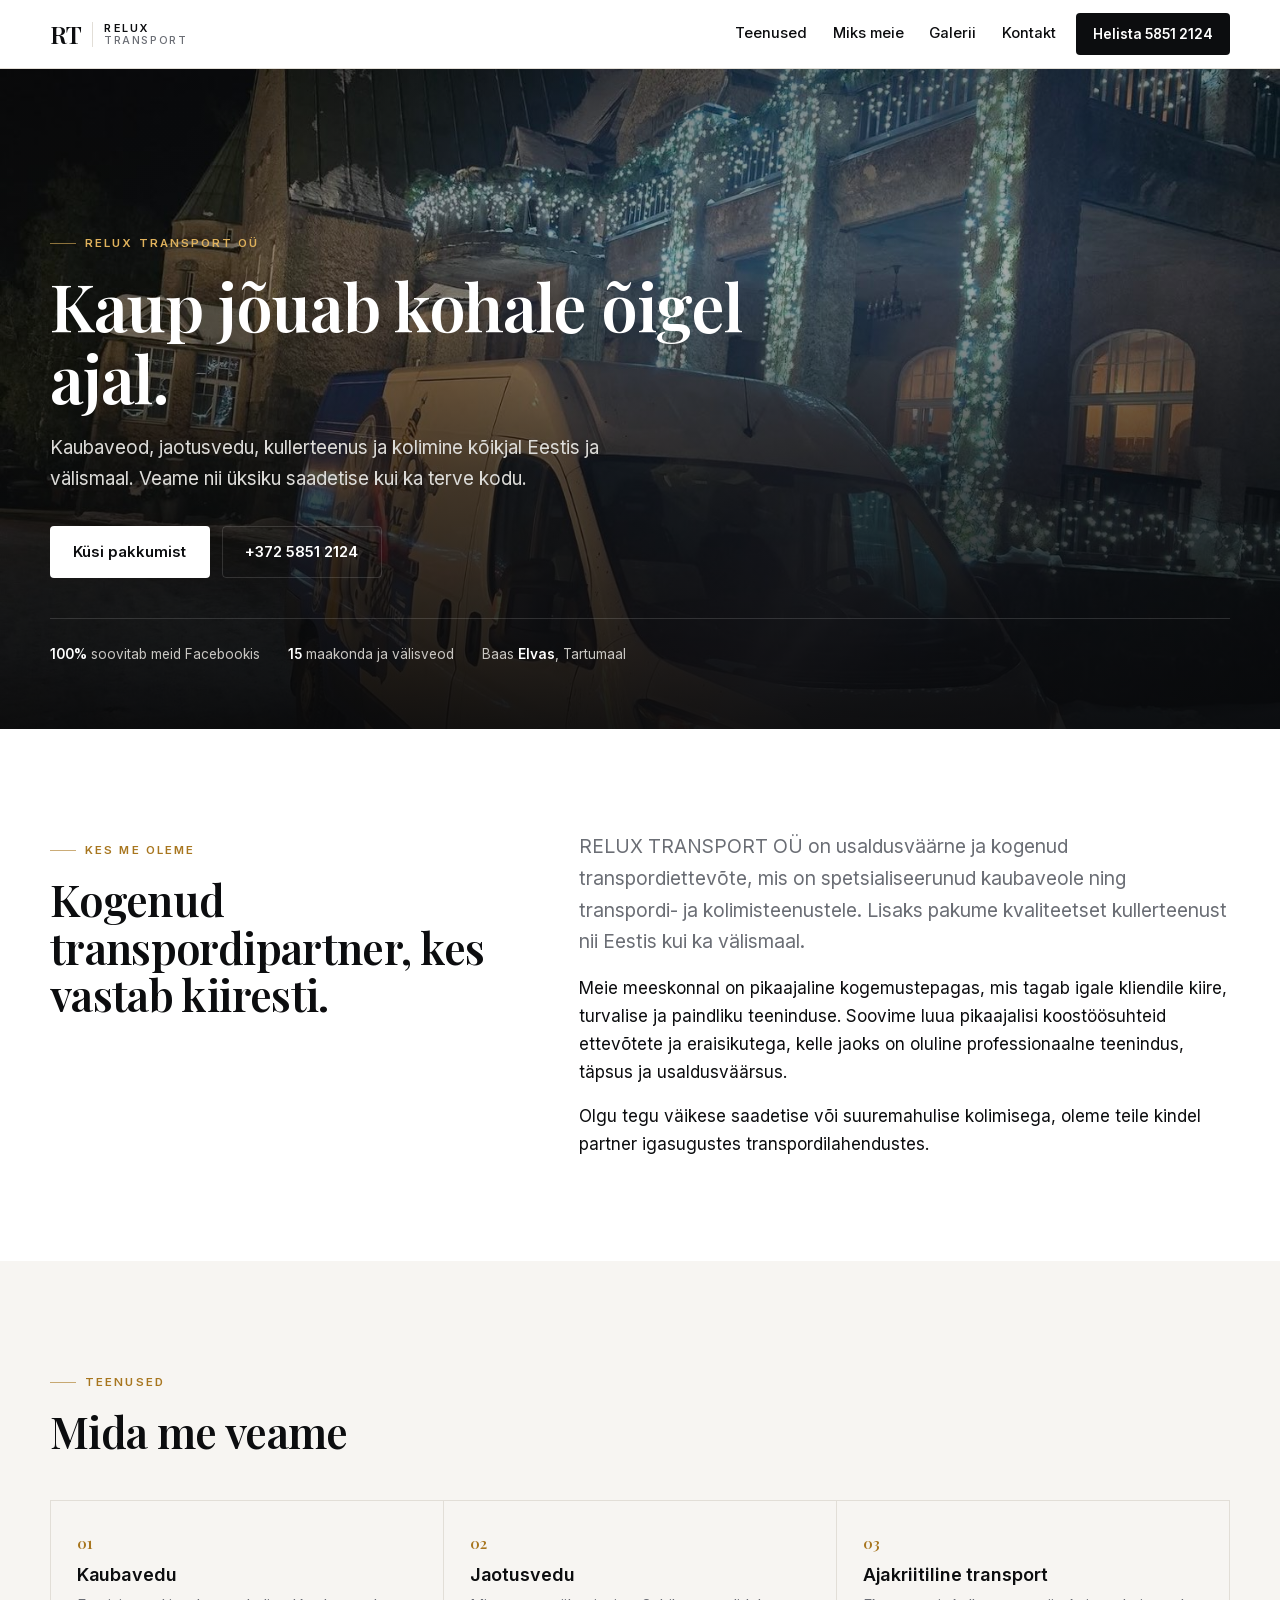
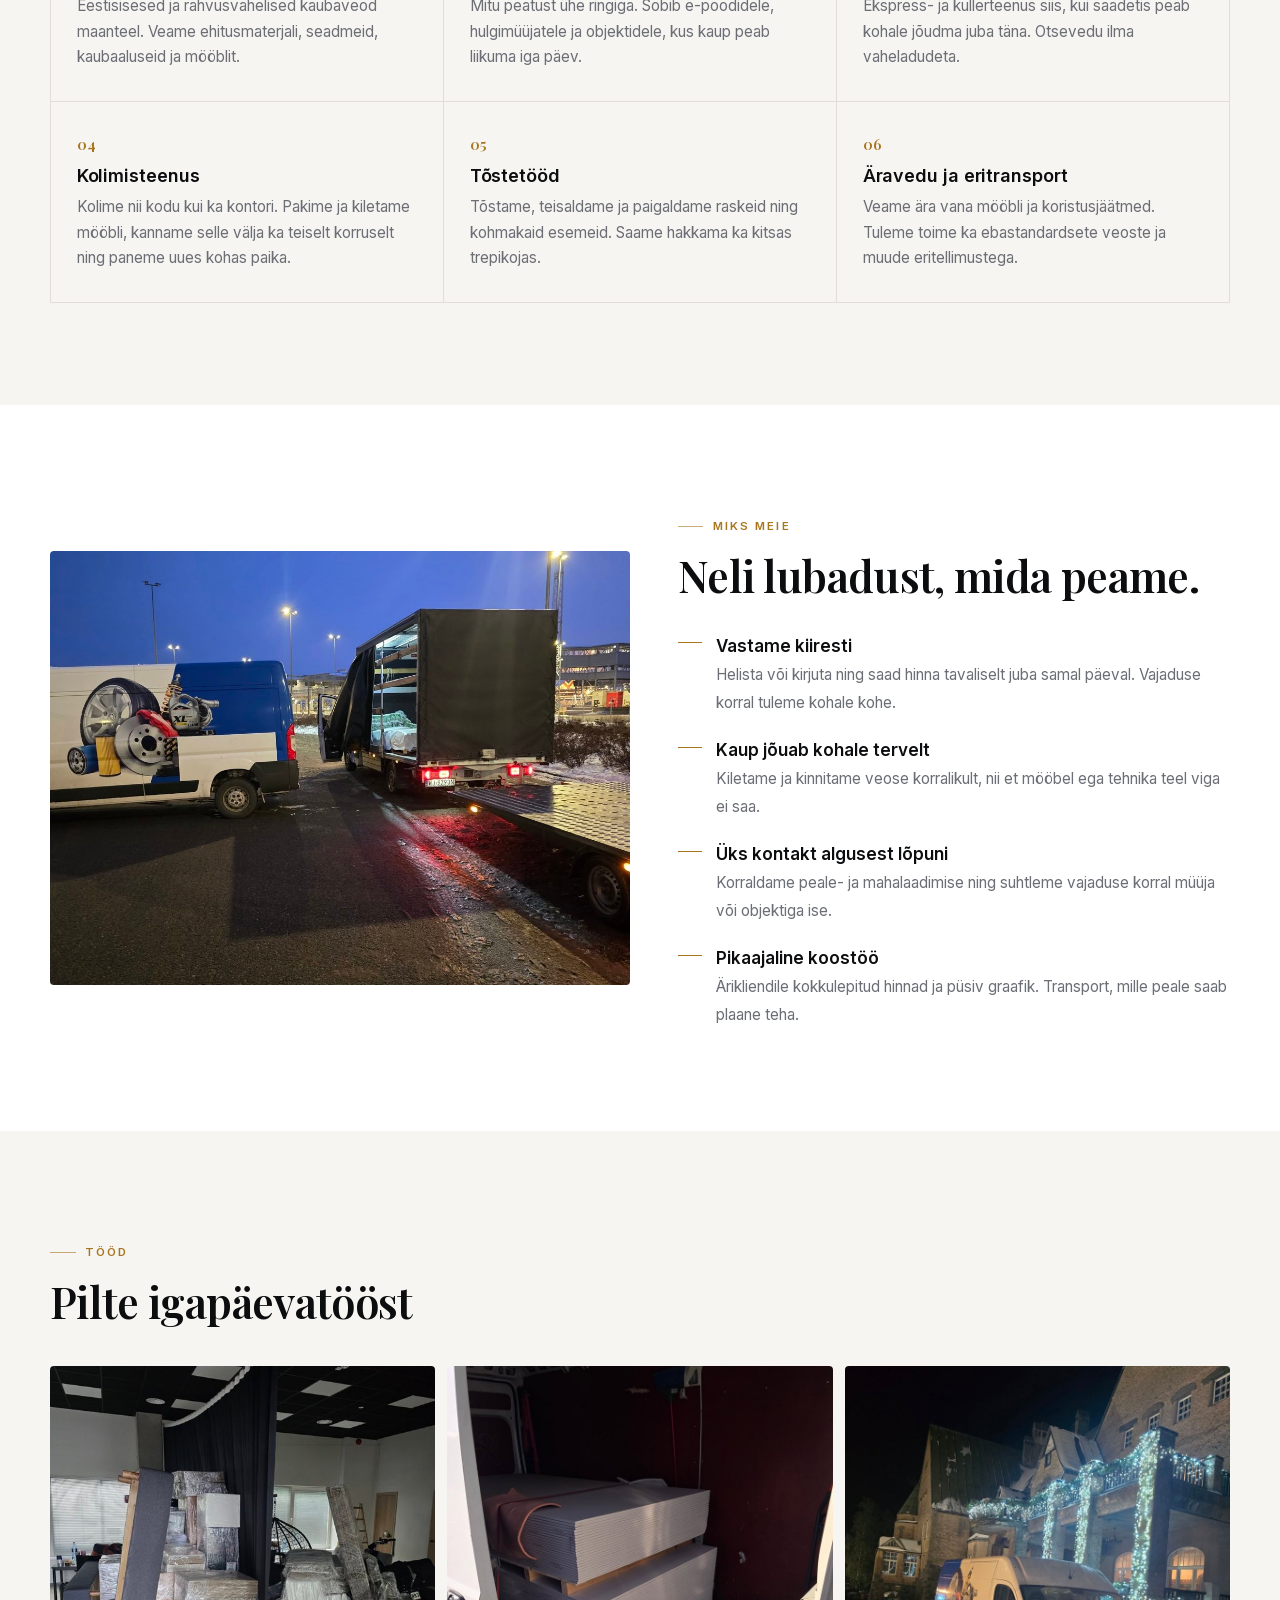
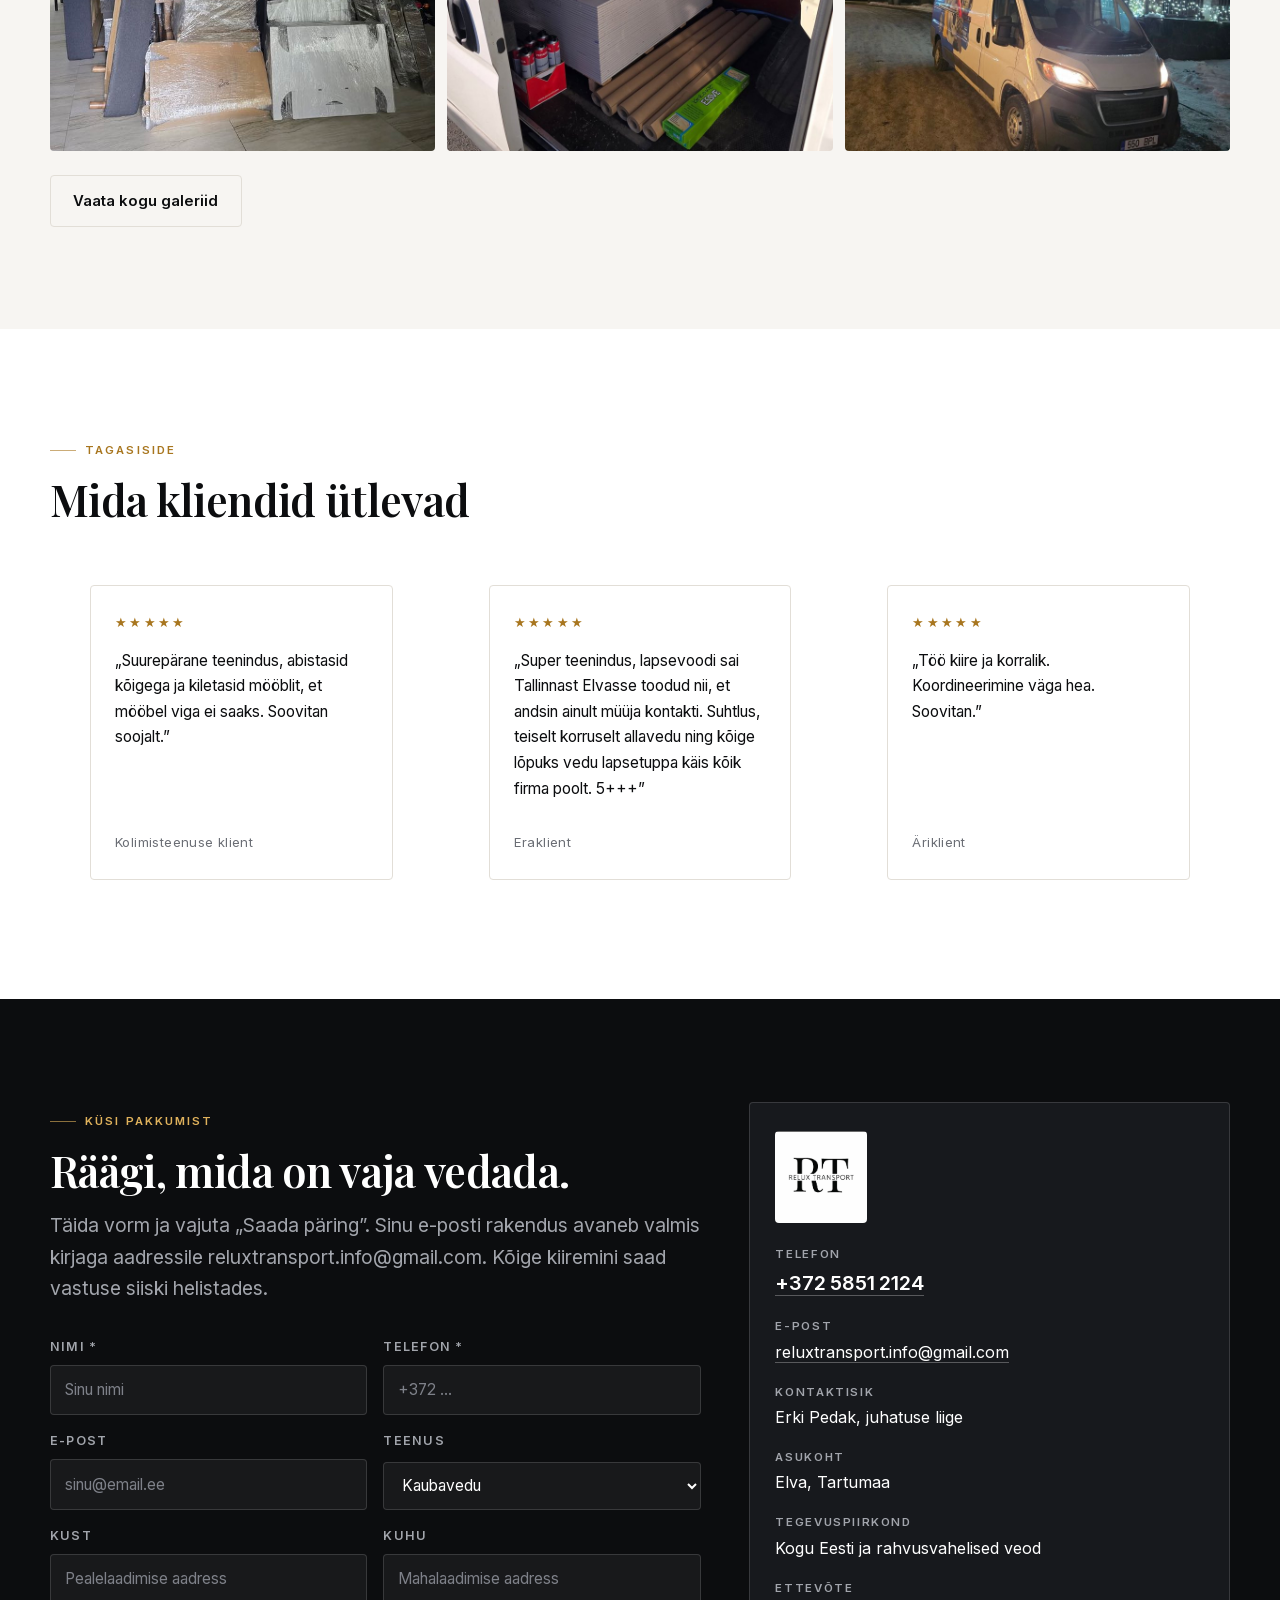
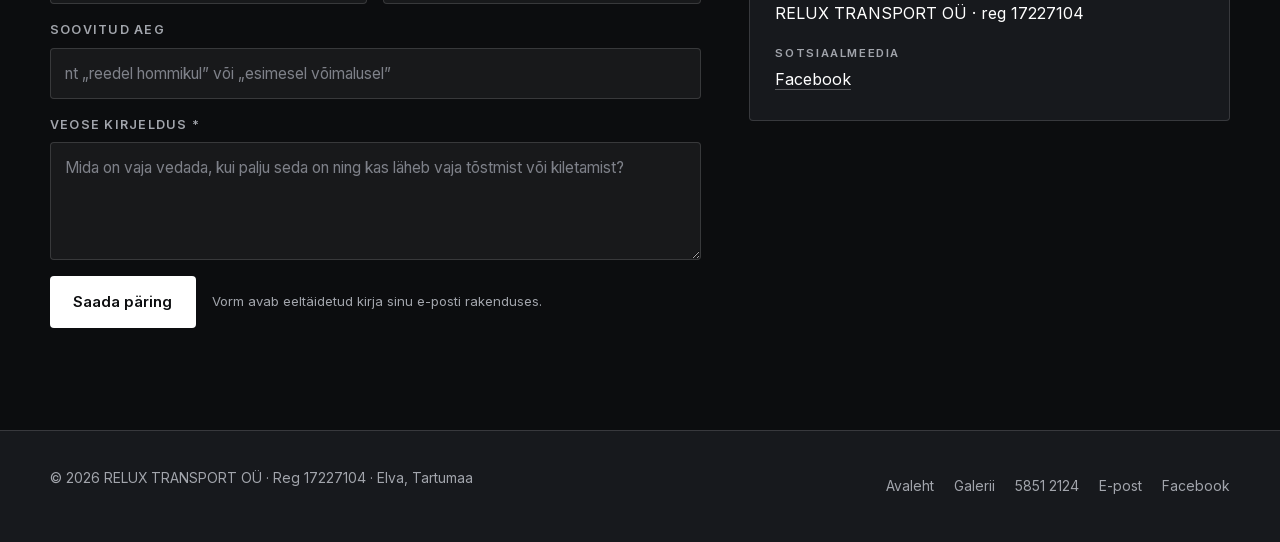
<file: index.html>
<!doctype html>
<html lang="et">
<head>
<meta charset="utf-8">
<meta name="viewport" content="width=device-width, initial-scale=1">
<title>Relux Transport OÜ | Kaubavedu, kolimine ja kullerteenus üle Eesti</title>
<meta name="description" content="RELUX TRANSPORT OÜ pakub kaubavedu, jaotusvedu, kullerteenust, kolimist ja tõstetöid kõikjal Eestis ja välismaal. Helista 5851 2124.">
<meta name="theme-color" content="#0c0d0f">
<link rel="canonical" href="./index.html">
<link rel="icon" href="favicon.svg" type="image/svg+xml">
<link rel="apple-touch-icon" href="img/logo.jpg">
<meta property="og:type" content="website">
<meta property="og:title" content="Relux Transport OÜ | Transport, kolimine ja kullerteenus">
<meta property="og:description" content="Kaubaveod, jaotusvedu, kullerteenus ja kolimine kõikjal Eestis ja välismaal.">
<meta property="og:image" content="img/hero.jpg">
<meta property="og:locale" content="et_EE">
<link rel="preload" href="assets/fonts/Inter-latin.woff2" as="font" type="font/woff2" crossorigin>
<link rel="stylesheet" href="assets/css/style.css">
</head>
<body>
<a class="skip" href="#main">Liigu sisu juurde</a>

<header class="site-header">
  <div class="wrap site-header__inner">
    <a class="brand" href="index.html" aria-label="Relux Transport, avaleht">
      <span class="brand__mark">RT</span>
      <span class="brand__word">Relux<span>Transport</span></span>
    </a>
    <nav class="nav" aria-label="Peamenüü">
      <a href="#teenused">Teenused</a>
      <a href="#miks">Miks meie</a>
      <a href="galerii.html">Galerii</a>
      <a href="#kontakt">Kontakt</a>
    </nav>
    <a class="btn btn--primary btn--sm btn--header" href="tel:+37258512124">Helista&nbsp;5851&nbsp;2124</a>
  </div>
</header>

<main id="main">

  <!-- HERO ---------------------------------------------------------- -->
  <section class="hero on-dark">
    <img class="hero__media" src="img/hero.jpg" alt="Relux Transpordi kaubik õhtusel objektil" width="1500" height="1500" fetchpriority="high">
    <div class="wrap">
      <p class="eyebrow">Relux Transport OÜ</p>
      <h1>Kaup jõuab kohale õigel ajal.</h1>
      <p class="hero__sub">Kaubaveod, jaotusvedu, kullerteenus ja kolimine kõikjal Eestis ja välismaal. Veame nii üksiku saadetise kui ka terve kodu.</p>
      <div class="hero__actions">
        <a class="btn btn--light" href="#kontakt">Küsi pakkumist</a>
        <a class="btn btn--ghost" href="tel:+37258512124">+372 5851 2124</a>
      </div>
      <p class="hero__facts">
        <span><b>100%</b> soovitab meid Facebookis</span>
        <span><b>15</b> maakonda ja välisveod</span>
        <span>Baas <b>Elvas</b>, Tartumaal</span>
      </p>
    </div>
  </section>

  <!-- INTRO --------------------------------------------------------- -->
  <section class="section">
    <div class="wrap intro">
      <div>
        <p class="eyebrow">Kes me oleme</p>
        <h2>Kogenud transpordipartner, kes vastab kiiresti.</h2>
      </div>
      <div class="intro__body">
        <p class="lede">RELUX TRANSPORT OÜ on usaldusväärne ja kogenud transpordiettevõte, mis on spetsialiseerunud kaubaveole ning transpordi- ja kolimisteenustele. Lisaks pakume kvaliteetset kullerteenust nii Eestis kui ka välismaal.</p>
        <p>Meie meeskonnal on pikaajaline kogemustepagas, mis tagab igale kliendile kiire, turvalise ja paindliku teeninduse. Soovime luua pikaajalisi koostöösuhteid ettevõtete ja eraisikutega, kelle jaoks on oluline professionaalne teenindus, täpsus ja usaldusväärsus.</p>
        <p>Olgu tegu väikese saadetise või suuremahulise kolimisega, oleme teile kindel partner igasugustes transpordilahendustes.</p>
      </div>
    </div>
  </section>

  <!-- TEENUSED ------------------------------------------------------- -->
  <section class="section section--paper" id="teenused">
    <div class="wrap">
      <p class="eyebrow">Teenused</p>
      <h2>Mida me veame</h2>
      <div class="services services--on-paper">
        <article class="svc">
          <span class="svc__num">01</span>
          <h3>Kaubavedu</h3>
          <p>Eestisisesed ja rahvusvahelised kaubaveod maanteel. Veame ehitusmaterjali, seadmeid, kaubaaluseid ja mööblit.</p>
        </article>
        <article class="svc">
          <span class="svc__num">02</span>
          <h3>Jaotusvedu</h3>
          <p>Mitu peatust ühe ringiga. Sobib e-poodidele, hulgimüüjatele ja objektidele, kus kaup peab liikuma iga päev.</p>
        </article>
        <article class="svc">
          <span class="svc__num">03</span>
          <h3>Ajakriitiline transport</h3>
          <p>Ekspress- ja kullerteenus siis, kui saadetis peab kohale jõudma juba täna. Otsevedu ilma vaheladudeta.</p>
        </article>
        <article class="svc">
          <span class="svc__num">04</span>
          <h3>Kolimisteenus</h3>
          <p>Kolime nii kodu kui ka kontori. Pakime ja kiletame mööbli, kanname selle välja ka teiselt korruselt ning paneme uues kohas paika.</p>
        </article>
        <article class="svc">
          <span class="svc__num">05</span>
          <h3>Tõstetööd</h3>
          <p>Tõstame, teisaldame ja paigaldame raskeid ning kohmakaid esemeid. Saame hakkama ka kitsas trepikojas.</p>
        </article>
        <article class="svc">
          <span class="svc__num">06</span>
          <h3>Äravedu ja eritransport</h3>
          <p>Veame ära vana mööbli ja koristusjäätmed. Tuleme toime ka ebastandardsete veoste ja muude eritellimustega.</p>
        </article>
      </div>
    </div>
  </section>

  <!-- MIKS MEIE ------------------------------------------------------ -->
  <section class="section" id="miks">
    <div class="wrap feature">
      <div class="feature__img">
        <img src="img/veok-laadimine.jpg" alt="Kauba ümberlaadimine veokilt Relux Transpordi kaubikusse" width="1100" height="1100" loading="lazy">
      </div>
      <div>
        <p class="eyebrow">Miks meie</p>
        <h2>Neli lubadust, mida peame.</h2>
        <ul class="points">
          <li><b>Vastame kiiresti</b><span>Helista või kirjuta ning saad hinna tavaliselt juba samal päeval. Vajaduse korral tuleme kohale kohe.</span></li>
          <li><b>Kaup jõuab kohale tervelt</b><span>Kiletame ja kinnitame veose korralikult, nii et mööbel ega tehnika teel viga ei saa.</span></li>
          <li><b>Üks kontakt algusest lõpuni</b><span>Korraldame peale- ja mahalaadimise ning suhtleme vajaduse korral müüja või objektiga ise.</span></li>
          <li><b>Pikaajaline koostöö</b><span>Ärikliendile kokkulepitud hinnad ja püsiv graafik. Transport, mille peale saab plaane teha.</span></li>
        </ul>
      </div>
    </div>
  </section>

  <!-- GALERII TEASER -------------------------------------------------- -->
  <section class="section section--paper">
    <div class="wrap">
      <p class="eyebrow">Tööd</p>
      <h2>Pilte igapäevatööst</h2>
      <div class="strip">
        <a href="galerii.html"><img src="img/kolimine-sm.jpg" alt="Kiletatud mööbel kolimise ettevalmistuses" width="615" height="820" loading="lazy"></a>
        <a href="galerii.html"><img src="img/ehitusmaterjal-sm.jpg" alt="Ehitusmaterjal kaubikus kinnitatuna" width="820" height="820" loading="lazy"></a>
        <a href="galerii.html"><img src="img/moisa-oo-sm.jpg" alt="Kaubik õhtusel objektil" width="820" height="820" loading="lazy"></a>
      </div>
      <p style="margin-top:1.5rem"><a class="btn btn--ghost" href="galerii.html">Vaata kogu galeriid</a></p>
    </div>
  </section>

  <!-- TAGASISIDE ------------------------------------------------------ -->
  <section class="section">
    <div class="wrap">
      <p class="eyebrow">Tagasiside</p>
      <h2>Mida kliendid ütlevad</h2>
      <div class="quotes">
        <blockquote class="quote">
          <div class="quote__stars" aria-label="5 tärni viiest">★★★★★</div>
          <p>„Suurepärane teenindus, abistasid kõigega ja kiletasid mööblit, et mööbel viga ei saaks. Soovitan soojalt.”</p>
          <footer>Kolimisteenuse klient</footer>
        </blockquote>
        <blockquote class="quote">
          <div class="quote__stars" aria-label="5 tärni viiest">★★★★★</div>
          <p>„Super teenindus, lapsevoodi sai Tallinnast Elvasse toodud nii, et andsin ainult müüja kontakti. Suhtlus, teiselt korruselt allavedu ning kõige lõpuks vedu lapsetuppa käis kõik firma poolt. 5+++”</p>
          <footer>Eraklient</footer>
        </blockquote>
        <blockquote class="quote">
          <div class="quote__stars" aria-label="5 tärni viiest">★★★★★</div>
          <p>„Töö kiire ja korralik. Koordineerimine väga hea. Soovitan.”</p>
          <footer>Äriklient</footer>
        </blockquote>
      </div>
    </div>
  </section>

  <!-- KONTAKT --------------------------------------------------------- -->
  <section class="section contact on-dark" id="kontakt">
    <div class="wrap contact__grid">
      <div>
        <p class="eyebrow">Küsi pakkumist</p>
        <h2>Räägi, mida on vaja vedada.</h2>
        <p class="lede" style="margin-top:1rem">Täida vorm ja vajuta „Saada päring”. Sinu e-posti rakendus avaneb valmis kirjaga aadressile reluxtransport.info@gmail.com. Kõige kiiremini saad vastuse siiski helistades.</p>

        <form class="form" id="paringForm" novalidate>
          <div class="form__row">
            <div class="field">
              <label for="f-nimi">Nimi *</label>
              <input id="f-nimi" name="nimi" type="text" autocomplete="name" required placeholder="Sinu nimi">
            </div>
            <div class="field">
              <label for="f-tel">Telefon *</label>
              <input id="f-tel" name="telefon" type="tel" autocomplete="tel" required placeholder="+372 …">
            </div>
          </div>
          <div class="form__row">
            <div class="field">
              <label for="f-email">E-post</label>
              <input id="f-email" name="email" type="email" autocomplete="email" placeholder="sinu@email.ee">
            </div>
            <div class="field">
              <label for="f-teenus">Teenus</label>
              <select id="f-teenus" name="teenus">
                <option>Kaubavedu</option>
                <option>Jaotusvedu</option>
                <option>Ajakriitiline transport või kuller</option>
                <option>Kolimisteenus</option>
                <option>Tõstetööd</option>
                <option>Äravedu või eritransport</option>
                <option>Muu</option>
              </select>
            </div>
          </div>
          <div class="form__row">
            <div class="field">
              <label for="f-kust">Kust</label>
              <input id="f-kust" name="kust" type="text" placeholder="Pealelaadimise aadress">
            </div>
            <div class="field">
              <label for="f-kuhu">Kuhu</label>
              <input id="f-kuhu" name="kuhu" type="text" placeholder="Mahalaadimise aadress">
            </div>
          </div>
          <div class="field">
            <label for="f-aeg">Soovitud aeg</label>
            <input id="f-aeg" name="aeg" type="text" placeholder="nt „reedel hommikul” või „esimesel võimalusel”">
          </div>
          <div class="field">
            <label for="f-sonum">Veose kirjeldus *</label>
            <textarea id="f-sonum" name="sonum" required placeholder="Mida on vaja vedada, kui palju seda on ning kas läheb vaja tõstmist või kiletamist?"></textarea>
          </div>

          <div class="form__actions">
            <button class="btn btn--light" type="submit">Saada päring</button>
            <p class="form__note">Vorm avab eeltäidetud kirja sinu e-posti rakenduses.</p>
          </div>

          <div class="form__status" id="formStatus" hidden role="status" aria-live="polite"></div>
        </form>
      </div>

      <aside class="contact__card">
        <img class="contact__logo" src="img/logo.jpg" alt="Relux Transpordi logo" width="510" height="512" loading="lazy">
        <dl class="dl">
          <div>
            <dt>Telefon</dt>
            <dd class="dl__big"><a href="tel:+37258512124">+372 5851 2124</a></dd>
          </div>
          <div>
            <dt>E-post</dt>
            <dd><a href="mailto:reluxtransport.info@gmail.com">reluxtransport.info@gmail.com</a></dd>
          </div>
          <div>
            <dt>Kontaktisik</dt>
            <dd>Erki Pedak, juhatuse liige</dd>
          </div>
          <div>
            <dt>Asukoht</dt>
            <dd>Elva, Tartumaa</dd>
          </div>
          <div>
            <dt>Tegevuspiirkond</dt>
            <dd>Kogu Eesti ja rahvusvahelised veod</dd>
          </div>
          <div>
            <dt>Ettevõte</dt>
            <dd>RELUX TRANSPORT OÜ · reg 17227104</dd>
          </div>
          <div>
            <dt>Sotsiaalmeedia</dt>
            <dd><a href="https://www.facebook.com/p/Relux-Transport-61576911067911/" target="_blank" rel="noopener">Facebook</a></dd>
          </div>
        </dl>
      </aside>
    </div>
  </section>
</main>

<footer class="site-footer">
  <div class="wrap site-footer__inner">
    <p>© <span id="aasta">2026</span> RELUX TRANSPORT OÜ · Reg 17227104 · Elva, Tartumaa</p>
    <nav aria-label="Jalus">
      <a href="index.html">Avaleht</a>
      <a href="galerii.html">Galerii</a>
      <a href="tel:+37258512124">5851 2124</a>
      <a href="mailto:reluxtransport.info@gmail.com">E-post</a>
      <a href="https://www.facebook.com/p/Relux-Transport-61576911067911/" target="_blank" rel="noopener">Facebook</a>
    </nav>
  </div>
</footer>

<script type="application/ld+json">
{
  "@context": "https://schema.org",
  "@type": "MovingCompany",
  "name": "RELUX TRANSPORT OÜ",
  "description": "Kaubaveod, jaotusvedu, ajakriitiline transport, kolimisteenused ja tõstetööd Eestis ning välismaal.",
  "telephone": "+372 5851 2124",
  "email": "reluxtransport.info@gmail.com",
  "image": "img/logo.jpg",
  "address": { "@type": "PostalAddress", "addressLocality": "Elva", "addressRegion": "Tartumaa", "addressCountry": "EE" },
  "areaServed": "Eesti",
  "sameAs": ["https://www.facebook.com/p/Relux-Transport-61576911067911/"],
  "identifier": "17227104"
}
</script>
<script src="assets/js/main.js" defer></script>
</body>
</html>
</file>
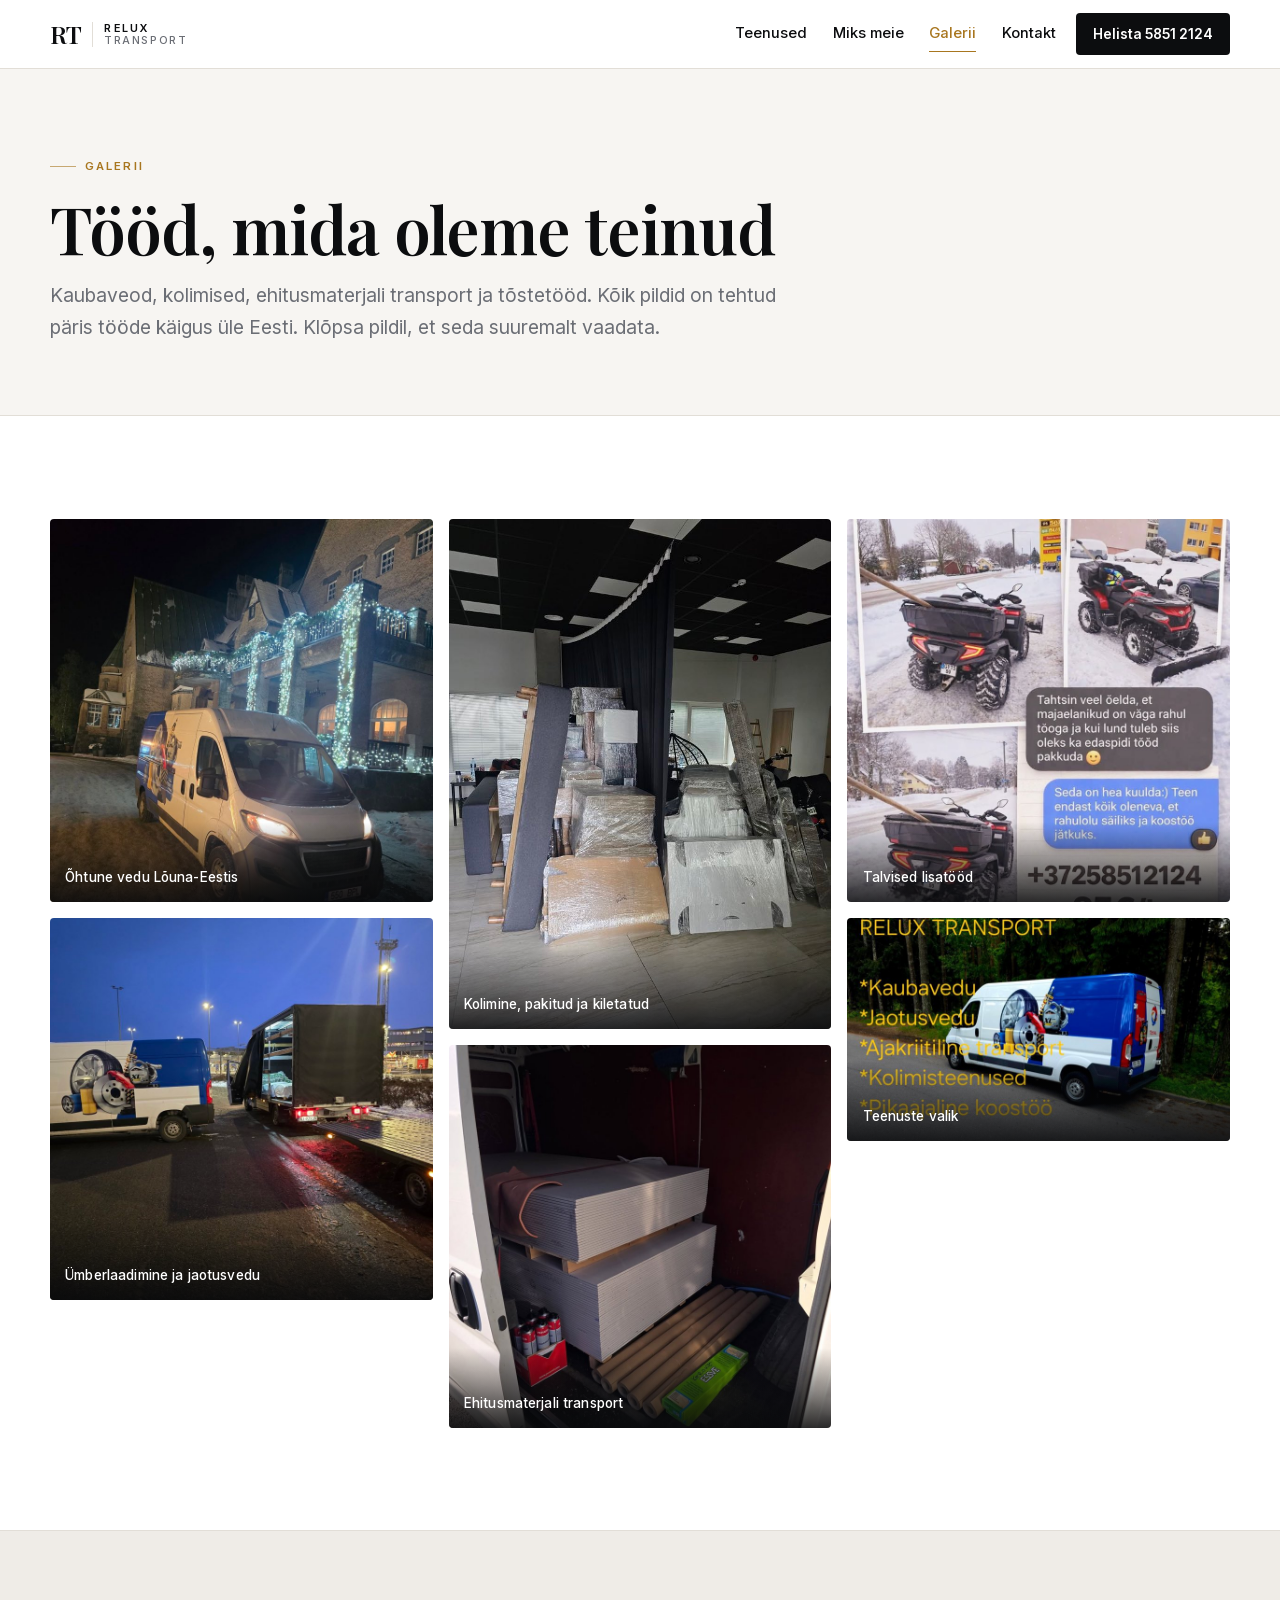
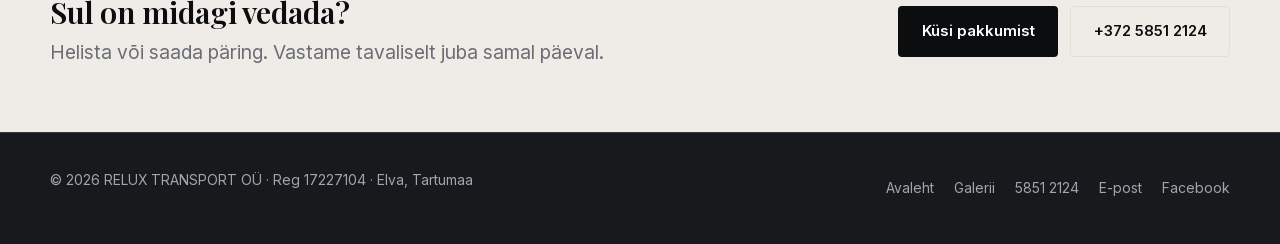
<file: galerii.html>
<!doctype html>
<html lang="et">
<head>
<meta charset="utf-8">
<meta name="viewport" content="width=device-width, initial-scale=1">
<title>Galerii | Relux Transport OÜ</title>
<meta name="description" content="Pilte Relux Transport OÜ igapäevatööst: kaubaveod, kolimised, ehitusmaterjali transport ja tõstetööd üle Eesti.">
<meta name="theme-color" content="#0c0d0f">
<link rel="canonical" href="./galerii.html">
<link rel="icon" href="favicon.svg" type="image/svg+xml">
<link rel="apple-touch-icon" href="img/logo.jpg">
<meta property="og:type" content="website">
<meta property="og:title" content="Galerii | Relux Transport OÜ">
<meta property="og:description" content="Pilte igapäevatööst: kaubaveod, kolimised, ehitusmaterjali transport ja tõstetööd.">
<meta property="og:image" content="img/veok-laadimine.jpg">
<meta property="og:locale" content="et_EE">
<link rel="preload" href="assets/fonts/Inter-latin.woff2" as="font" type="font/woff2" crossorigin>
<link rel="stylesheet" href="assets/css/style.css">
</head>
<body>
<a class="skip" href="#main">Liigu sisu juurde</a>

<header class="site-header">
  <div class="wrap site-header__inner">
    <a class="brand" href="index.html" aria-label="Relux Transport, avaleht">
      <span class="brand__mark">RT</span>
      <span class="brand__word">Relux<span>Transport</span></span>
    </a>
    <nav class="nav" aria-label="Peamenüü">
      <a href="index.html#teenused">Teenused</a>
      <a href="index.html#miks">Miks meie</a>
      <a href="galerii.html" aria-current="page">Galerii</a>
      <a href="index.html#kontakt">Kontakt</a>
    </nav>
    <a class="btn btn--primary btn--sm btn--header" href="tel:+37258512124">Helista&nbsp;5851&nbsp;2124</a>
  </div>
</header>

<main id="main">

  <section class="page-head">
    <div class="wrap">
      <p class="eyebrow">Galerii</p>
      <h1>Tööd, mida oleme teinud</h1>
      <p class="lede">Kaubaveod, kolimised, ehitusmaterjali transport ja tõstetööd. Kõik pildid on tehtud päris tööde käigus üle Eesti. Klõpsa pildil, et seda suuremalt vaadata.</p>
    </div>
  </section>

  <section class="section">
    <div class="wrap">
      <div class="gal" id="galerii">
        <button class="gal__item" type="button" data-full="img/moisa-oo.jpg" data-cap="Õhtune vedu. Toimetame kauba kohale ka pärast tööpäeva lõppu.">
          <img src="img/moisa-oo-sm.jpg" alt="Relux Transpordi kaubik õhtusel objektil valgustatud hoone ees" width="820" height="820" loading="lazy">
          <span class="gal__cap">Õhtune vedu Lõuna-Eestis</span>
        </button>

        <button class="gal__item" type="button" data-full="img/veok-laadimine.jpg" data-cap="Kauba ümberlaadimine veokilt kaubikusse, kust jaotusvedu läheb edasi.">
          <img src="img/veok-laadimine-sm.jpg" alt="Kauba ümberlaadimine veokilt kaubikusse" width="820" height="820" loading="lazy">
          <span class="gal__cap">Ümberlaadimine ja jaotusvedu</span>
        </button>

        <button class="gal__item" type="button" data-full="img/kolimine.jpg" data-cap="Kolimine: mööbel on pakitud ja kiletatud, et miski teel viga ei saaks.">
          <img src="img/kolimine-sm.jpg" alt="Kiletatud ja pakitud mööbel kolimise ettevalmistuses" width="615" height="820" loading="lazy">
          <span class="gal__cap">Kolimine, pakitud ja kiletatud</span>
        </button>

        <button class="gal__item" type="button" data-full="img/ehitusmaterjal.jpg" data-cap="Kipsplaadid, torud ja muu ehitusmaterjal kaubikus kinnitatuna.">
          <img src="img/ehitusmaterjal-sm.jpg" alt="Kipsplaadid ja ehitusmaterjal kaubikus kinnitatuna" width="820" height="820" loading="lazy">
          <span class="gal__cap">Ehitusmaterjali transport</span>
        </button>

        <button class="gal__item" type="button" data-full="img/lumetorje.jpg" data-cap="Talvised lisatööd: lumetõrje kinnistutel ja parklates.">
          <img src="img/lumetorje-sm.jpg" alt="Lumesahaga ATV lumetõrjet tegemas" width="820" height="820" loading="lazy">
          <span class="gal__cap">Talvised lisatööd</span>
        </button>

        <button class="gal__item" type="button" data-full="img/teenused.jpg" data-cap="Relux Transpordi teenused: kaubavedu, jaotusvedu, ajakriitiline transport, kolimisteenused ja pikaajaline koostöö.">
          <img src="img/teenused-sm.jpg" alt="Relux Transpordi teenuste loetelu kaubiku pildil" width="820" height="478" loading="lazy">
          <span class="gal__cap">Teenuste valik</span>
        </button>
      </div>
    </div>
  </section>

  <section class="section section--tight cta-band">
    <div class="wrap cta-band__inner">
      <div>
        <h2 style="font-size:clamp(1.4rem,2.6vw,1.9rem)">Sul on midagi vedada?</h2>
        <p class="lede" style="margin-top:.5rem">Helista või saada päring. Vastame tavaliselt juba samal päeval.</p>
      </div>
      <div class="hero__actions" style="margin-top:0">
        <a class="btn btn--primary" href="index.html#kontakt">Küsi pakkumist</a>
        <a class="btn btn--ghost" href="tel:+37258512124">+372 5851 2124</a>
      </div>
    </div>
  </section>
</main>

<footer class="site-footer">
  <div class="wrap site-footer__inner">
    <p>© <span id="aasta">2026</span> RELUX TRANSPORT OÜ · Reg 17227104 · Elva, Tartumaa</p>
    <nav aria-label="Jalus">
      <a href="index.html">Avaleht</a>
      <a href="galerii.html">Galerii</a>
      <a href="tel:+37258512124">5851 2124</a>
      <a href="mailto:reluxtransport.info@gmail.com">E-post</a>
      <a href="https://www.facebook.com/p/Relux-Transport-61576911067911/" target="_blank" rel="noopener">Facebook</a>
    </nav>
  </div>
</footer>

<div class="lb" id="lightbox" role="dialog" aria-modal="true" aria-label="Pildivaade">
  <button class="lb__btn" type="button" data-lb-close aria-label="Sulge">×</button>
  <button class="lb__nav lb__nav--prev" type="button" data-lb-prev aria-label="Eelmine pilt">‹</button>
  <button class="lb__nav lb__nav--next" type="button" data-lb-next aria-label="Järgmine pilt">›</button>
  <img id="lbImg" alt="">
  <p class="lb__cap" id="lbCap"></p>
</div>

<script src="assets/js/main.js" defer></script>
</body>
</html>
</file>
<file: assets/css/style.css>
@import url("fonts.css");

/* ---------------------------------------------------------------
   Relux Transport OÜ, stiilileht
   --------------------------------------------------------------- */

:root {
  --ink: #0c0d0f;
  --ink-2: #17191d;
  --ink-3: #24272d;
  --paper: #ffffff;
  --paper-2: #f7f5f2;
  --paper-3: #efece7;
  --line: #e2ded7;
  --line-dark: rgba(255, 255, 255, .14);
  --muted: #6b6e75;
  --muted-dark: #a2a5ac;
  --accent: #a8761f;
  --accent-hi: #e0b25c;

  --wrap: 1180px;
  --gap: clamp(1.5rem, 4vw, 3rem);
  --radius: 4px;

  --f-display: "Playfair Display", "Iowan Old Style", Georgia, serif;
  --f-body: "Inter", -apple-system, BlinkMacSystemFont, "Segoe UI", Roboto, Helvetica, Arial, sans-serif;
}

*, *::before, *::after { box-sizing: border-box; }

html { -webkit-text-size-adjust: 100%; scroll-behavior: smooth; }
@media (prefers-reduced-motion: reduce) {
  html { scroll-behavior: auto; }
  *, *::before, *::after { animation-duration: .01ms !important; transition-duration: .01ms !important; }
}

body {
  margin: 0;
  background: var(--paper);
  color: var(--ink);
  font-family: var(--f-body);
  font-size: 17px;
  line-height: 1.65;
  -webkit-font-smoothing: antialiased;
}

img { max-width: 100%; display: block; }
a { color: inherit; }

h1, h2, h3 {
  font-family: var(--f-display);
  font-weight: 600;
  line-height: 1.1;
  letter-spacing: -.015em;
  margin: 0;
}

h1 { font-size: clamp(2.3rem, 6.2vw, 4.1rem); }
h2 { font-size: clamp(1.75rem, 3.6vw, 2.7rem); }
h3 { font-size: 1.12rem; font-family: var(--f-body); font-weight: 600; letter-spacing: -.005em; }

p { margin: 0 0 1rem; }
p:last-child { margin-bottom: 0; }

:focus-visible {
  outline: 2px solid var(--accent);
  outline-offset: 3px;
  border-radius: 2px;
}

[id] { scroll-margin-top: 5.5rem; }
@media (max-width: 760px) { [id] { scroll-margin-top: 8rem; } }

.wrap { width: min(100% - 2.5rem, var(--wrap)); margin-inline: auto; }
.section { padding-block: clamp(3.5rem, 8vw, 6.5rem); }
.section--tight { padding-block: clamp(2.5rem, 5vw, 4rem); }
.section--paper { background: var(--paper-2); }

.skip {
  position: absolute; left: -9999px; top: 0; z-index: 100;
  background: var(--ink); color: #fff; padding: .7rem 1.1rem;
}
.skip:focus { left: .75rem; top: .75rem; }

/* --- eyebrow / labels ------------------------------------------------ */

.eyebrow {
  display: inline-flex; align-items: center; gap: .6rem;
  font-size: .72rem; font-weight: 600;
  letter-spacing: .18em; text-transform: uppercase;
  color: var(--accent);
  margin: 0 0 1rem;
}
.eyebrow::before {
  content: ""; width: 1.6rem; height: 1px; background: currentColor; opacity: .6;
}
.on-dark .eyebrow { color: var(--accent-hi); }

.lede { font-size: clamp(1.02rem, 1.6vw, 1.2rem); color: var(--muted); max-width: 62ch; }
.on-dark .lede { color: var(--muted-dark); }

/* --- header ---------------------------------------------------------- */

.site-header {
  position: sticky; top: 0; z-index: 50;
  background: rgba(255, 255, 255, .92);
  backdrop-filter: saturate(140%) blur(10px);
  border-bottom: 1px solid var(--line);
}

.site-header__inner {
  display: flex; align-items: center; gap: 1.25rem;
  min-height: 68px;
}

.brand { display: flex; align-items: center; gap: .7rem; text-decoration: none; margin-right: auto; }
.brand__mark {
  font-family: var(--f-display); font-size: 1.55rem; line-height: 1;
  letter-spacing: -.04em; color: var(--ink);
}
.brand__word {
  font-size: .68rem; font-weight: 600; letter-spacing: .2em; text-transform: uppercase;
  color: var(--ink); padding-left: .7rem; border-left: 1px solid var(--line);
  line-height: 1.15;
}
.brand__word span { display: block; color: var(--muted); font-weight: 500; letter-spacing: .14em; }

.nav { display: flex; align-items: center; gap: 1.6rem; }
.nav a {
  text-decoration: none; font-size: .92rem; font-weight: 500; color: var(--ink);
  padding-block: .35rem; border-bottom: 1px solid transparent; transition: border-color .18s, color .18s;
}
.nav a:hover { border-color: var(--accent); }
.nav a[aria-current="page"] { color: var(--accent); border-color: var(--accent); }

@media (max-width: 760px) {
  .site-header__inner { flex-wrap: wrap; min-height: 0; padding-block: .6rem .1rem; gap: .75rem; }
  .nav {
    order: 3; width: 100%; gap: 1.25rem;
    margin-top: .1rem; padding-top: .5rem; padding-bottom: .1rem;
    border-top: 1px solid var(--line);
    overflow-x: auto; -webkit-overflow-scrolling: touch; scrollbar-width: none;
  }
  .nav::-webkit-scrollbar { display: none; }
  .nav a { font-size: .86rem; white-space: nowrap; }
}

/* --- buttons --------------------------------------------------------- */

.btn {
  display: inline-flex; align-items: center; justify-content: center; gap: .55rem;
  font: inherit; font-size: .93rem; font-weight: 600;
  padding: .78rem 1.4rem; border-radius: var(--radius);
  text-decoration: none; cursor: pointer;
  border: 1px solid transparent;
  transition: background-color .18s, color .18s, border-color .18s, transform .18s;
}
.btn:active { transform: translateY(1px); }
.btn--primary { background: var(--ink); color: #fff; }
.btn--primary:hover { background: var(--accent); }
.btn--ghost { border-color: var(--line); color: var(--ink); background: transparent; }
.btn--ghost:hover { border-color: var(--ink); }
.on-dark .btn--ghost { border-color: var(--line-dark); color: #fff; }
.on-dark .btn--ghost:hover { border-color: #fff; background: rgba(255,255,255,.06); }
.btn--light { background: #fff; color: var(--ink); }
.btn--light:hover { background: var(--accent-hi); }
.btn--sm { padding: .52rem 1rem; font-size: .86rem; }
@media (max-width: 400px) { .btn--header { padding-inline: .8rem; font-size: .82rem; } }

/* --- hero ------------------------------------------------------------ */

.hero {
  position: relative; isolation: isolate;
  background: var(--ink);
  color: #fff;
  min-height: min(78vh, 660px);
  display: flex; align-items: flex-end;
  padding-block: clamp(4rem, 12vw, 7rem) clamp(2.5rem, 6vw, 4rem);
  overflow: hidden;
}
.hero__media {
  position: absolute; inset: 0; z-index: -2;
  width: 100%; height: 100%; object-fit: cover; object-position: 50% 55%;
}
.hero::after {
  content: ""; position: absolute; inset: 0; z-index: -1;
  background:
    linear-gradient(to top, rgba(8,9,11,.94) 0%, rgba(8,9,11,.72) 38%, rgba(8,9,11,.34) 70%, rgba(8,9,11,.5) 100%);
}
.hero h1 { max-width: 17ch; }
.hero__sub { margin-top: 1.15rem; max-width: 52ch; color: #dcdbd8; font-size: clamp(1rem, 1.7vw, 1.18rem); }
.hero__actions { display: flex; flex-wrap: wrap; gap: .75rem; margin-top: 2rem; }

.hero__facts {
  display: flex; flex-wrap: wrap; gap: .55rem 1.75rem;
  margin-top: 2.5rem; padding-top: 1.5rem;
  border-top: 1px solid var(--line-dark);
  font-size: .85rem; color: #c9c7c3;
}
.hero__facts b { color: #fff; font-weight: 600; }

/* --- intro ------------------------------------------------------------ */

.intro { display: grid; gap: var(--gap); grid-template-columns: minmax(0, .85fr) minmax(0, 1.15fr); align-items: start; }
@media (max-width: 860px) { .intro { grid-template-columns: 1fr; } }
.intro__body p + p { margin-top: 1rem; }

/* --- services --------------------------------------------------------- */

.services { display: grid; gap: 1px; background: var(--line); border: 1px solid var(--line); margin-top: 2.75rem;
  grid-template-columns: repeat(3, minmax(0, 1fr)); }
@media (max-width: 900px) { .services { grid-template-columns: repeat(2, minmax(0, 1fr)); } }
@media (max-width: 560px) { .services { grid-template-columns: 1fr; } }

.svc { background: var(--paper); padding: 1.9rem 1.6rem 2rem; display: flex; flex-direction: column; gap: .55rem; transition: background-color .2s; }
.svc:hover { background: var(--paper-2); }
.services--on-paper .svc { background: var(--paper-2); }
.services--on-paper .svc:hover { background: #fff; }
.svc__num { font-family: var(--f-display); font-size: .95rem; color: var(--accent); letter-spacing: .04em; }
.svc p { font-size: .95rem; color: var(--muted); }

/* --- feature (photo + points) ----------------------------------------- */

.feature { display: grid; gap: var(--gap); grid-template-columns: 1.05fr 1fr; align-items: center; }
@media (max-width: 860px) { .feature { grid-template-columns: 1fr; } }
.feature__img { border-radius: var(--radius); overflow: hidden; background: var(--paper-3); }
.feature__img img { width: 100%; height: auto; aspect-ratio: 4 / 3; object-fit: cover; }

.points { list-style: none; margin: 2rem 0 0; padding: 0; display: grid; gap: 1.25rem; }
.points li { padding-left: 2.4rem; position: relative; }
.points li::before {
  content: ""; position: absolute; left: 0; top: .62em;
  width: 1.5rem; height: 1px; background: var(--accent);
}
.points b { display: block; font-weight: 600; }
.points span { color: var(--muted); font-size: .95rem; }

/* --- gallery teaser / grid -------------------------------------------- */

.strip { display: grid; grid-template-columns: repeat(3, 1fr); gap: .75rem; margin-top: 2.5rem; }
@media (max-width: 700px) { .strip { grid-template-columns: repeat(2, 1fr); } .strip > :last-child { display: none; } }
.strip img { width: 100%; height: auto; aspect-ratio: 1 / 1; object-fit: cover; border-radius: var(--radius); }

.gal { columns: 3; column-gap: 1rem; }
@media (max-width: 900px) { .gal { columns: 2; } }
@media (max-width: 560px) { .gal { columns: 1; } }
.gal__item {
  break-inside: avoid; -webkit-column-break-inside: avoid;
  margin: 0 0 1rem; border: 0; padding: 0; background: var(--paper-3);
  border-radius: var(--radius); overflow: hidden; cursor: zoom-in;
  display: block; width: 100%; position: relative;
  font: inherit; color: inherit; text-align: left;
}
.gal__item img { width: 100%; height: auto; transition: transform .5s ease; }
.gal__item:hover img, .gal__item:focus-visible img { transform: scale(1.035); }
.gal__cap {
  position: absolute; inset: auto 0 0 0; padding: 2.75rem .95rem .85rem;
  background: linear-gradient(to top, rgba(8,9,11,.85), rgba(8,9,11,0));
  color: #fff; font-size: .85rem; font-weight: 500; letter-spacing: .01em;
  pointer-events: none;
}

/* --- lightbox --------------------------------------------------------- */

.lb {
  position: fixed; inset: 0; z-index: 90;
  background: rgba(8, 9, 11, .95);
  display: none; align-items: center; justify-content: center; padding: clamp(1rem, 4vw, 3rem);
}
.lb[open], .lb.is-open { display: flex; }
.lb img { max-width: 100%; max-height: 84vh; object-fit: contain; border-radius: var(--radius); }
.lb__cap { position: absolute; left: 0; right: 0; bottom: clamp(.8rem, 2vw, 1.6rem); text-align: center; color: #cfcdc9; font-size: .88rem; }
.lb__btn {
  position: absolute; top: 1rem; right: 1rem;
  background: rgba(255,255,255,.1); color: #fff; border: 1px solid var(--line-dark);
  width: 2.6rem; height: 2.6rem; border-radius: 50%; font-size: 1.3rem; line-height: 1;
  cursor: pointer; display: grid; place-items: center;
}
.lb__btn:hover { background: rgba(255,255,255,.2); }
.lb__nav { position: absolute; top: 50%; transform: translateY(-50%); background: none; border: 0; color: #fff;
  font-size: 2rem; cursor: pointer; padding: 1rem; opacity: .65; }
.lb__nav:hover { opacity: 1; }
.lb__nav--prev { left: .2rem; }
.lb__nav--next { right: .2rem; }

/* --- testimonials ------------------------------------------------------ */

.quotes { display: grid; gap: 1rem; grid-template-columns: repeat(3, 1fr); margin-top: 2.75rem; }
@media (max-width: 900px) { .quotes { grid-template-columns: 1fr; } }
.quote { background: var(--paper); border: 1px solid var(--line); border-radius: var(--radius); padding: 1.6rem 1.5rem; display: flex; flex-direction: column; gap: .9rem; }
.section--paper .quote { background: #fff; }
.quote__stars { color: var(--accent); letter-spacing: .18em; font-size: .82rem; }
.quote p { font-size: .97rem; }
.quote footer { margin-top: auto; font-size: .82rem; color: var(--muted); letter-spacing: .03em; }

/* --- contact ----------------------------------------------------------- */

.contact { background: var(--ink); color: #fff; }
.contact__grid { display: grid; gap: var(--gap); grid-template-columns: 1.15fr .85fr; align-items: start; }
@media (max-width: 900px) { .contact__grid { grid-template-columns: 1fr; } }

.form { display: grid; gap: 1rem; margin-top: 2rem; }
.form__row { display: grid; gap: 1rem; grid-template-columns: 1fr 1fr; }
@media (max-width: 560px) { .form__row { grid-template-columns: 1fr; } }

.field { display: grid; gap: .45rem; }
.field label { font-size: .78rem; font-weight: 600; letter-spacing: .1em; text-transform: uppercase; color: var(--muted-dark); }
.field input, .field select, .field textarea {
  font: inherit; font-size: .97rem;
  background: rgba(255,255,255,.05); color: #fff;
  border: 1px solid var(--line-dark); border-radius: var(--radius);
  padding: .72rem .85rem; width: 100%;
  transition: border-color .18s, background-color .18s;
}
.field textarea { resize: vertical; min-height: 118px; }
.field input:hover, .field select:hover, .field textarea:hover { border-color: rgba(255,255,255,.28); }
.field input:focus, .field select:focus, .field textarea:focus { outline: none; border-color: var(--accent-hi); background: rgba(255,255,255,.08); }
.field select option { background: var(--ink-2); color: #fff; }
.field input::placeholder, .field textarea::placeholder { color: #7e8189; }

.form__note { font-size: .82rem; color: var(--muted-dark); margin: 0; }
.form__actions { display: flex; flex-wrap: wrap; align-items: center; gap: 1rem; }

.form__status {
  border: 1px solid var(--line-dark); border-left: 2px solid var(--accent-hi);
  background: rgba(255,255,255,.05); border-radius: var(--radius);
  padding: .9rem 1rem; font-size: .89rem; color: #e7e5e1;
}
.form__status[hidden] { display: none; }
.form__status button {
  font: inherit; font-size: .85rem; font-weight: 600; margin-top: .5rem;
  background: none; border: 0; padding: 0; color: var(--accent-hi); cursor: pointer; text-decoration: underline;
}

.contact__card { border: 1px solid var(--line-dark); border-radius: var(--radius); padding: 1.75rem 1.6rem; background: var(--ink-2); }
.contact__logo { width: 92px; height: auto; border-radius: var(--radius); margin-bottom: 1.4rem; }
.dl { display: grid; gap: 1.1rem; margin: 0; }
.dl > div { display: grid; gap: .15rem; }
.dl dt { font-size: .72rem; font-weight: 600; letter-spacing: .14em; text-transform: uppercase; color: var(--muted-dark); }
.dl dd { margin: 0; font-size: 1rem; }
.dl dd a { text-decoration: none; border-bottom: 1px solid rgba(255,255,255,.28); }
.dl dd a:hover { border-color: var(--accent-hi); color: var(--accent-hi); }
.dl dd.dl__big { font-size: 1.25rem; font-weight: 600; letter-spacing: -.01em; }

/* --- footer ------------------------------------------------------------ */

.site-footer { background: var(--ink-2); color: var(--muted-dark); font-size: .87rem; padding-block: 2.25rem; border-top: 1px solid var(--line-dark); }
.site-footer__inner { display: flex; flex-wrap: wrap; gap: 1rem 2rem; align-items: center; justify-content: space-between; }
.site-footer a { text-decoration: none; }
.site-footer a:hover { color: #fff; }
.site-footer nav { display: flex; flex-wrap: wrap; gap: 1.25rem; }

/* --- page head (galerii) ------------------------------------------------ */

.page-head { background: var(--paper-2); border-bottom: 1px solid var(--line); padding-block: clamp(2.5rem, 6vw, 4.5rem); }
.page-head p { margin-top: 1rem; }

.cta-band { background: var(--paper-3); border-top: 1px solid var(--line); }
.cta-band__inner { display: flex; flex-wrap: wrap; gap: 1.25rem 2rem; align-items: center; justify-content: space-between; }
</file>
